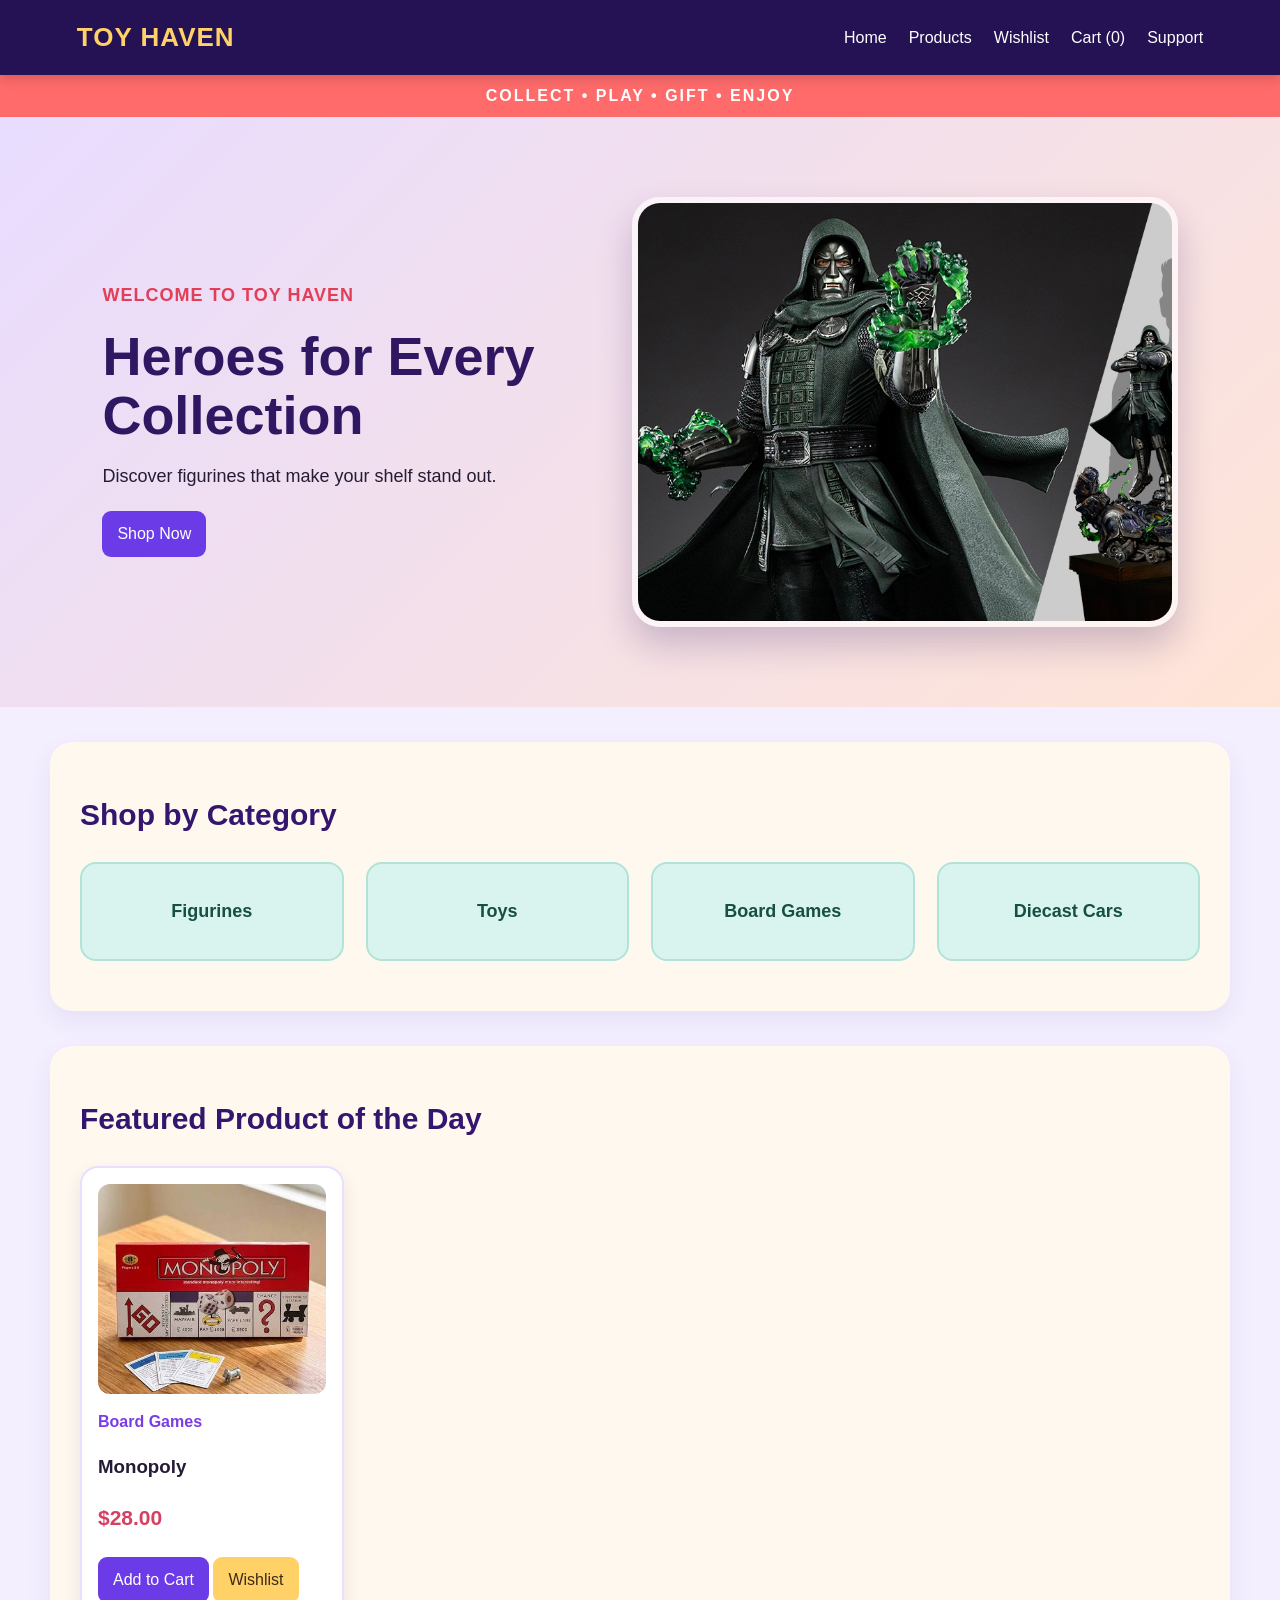
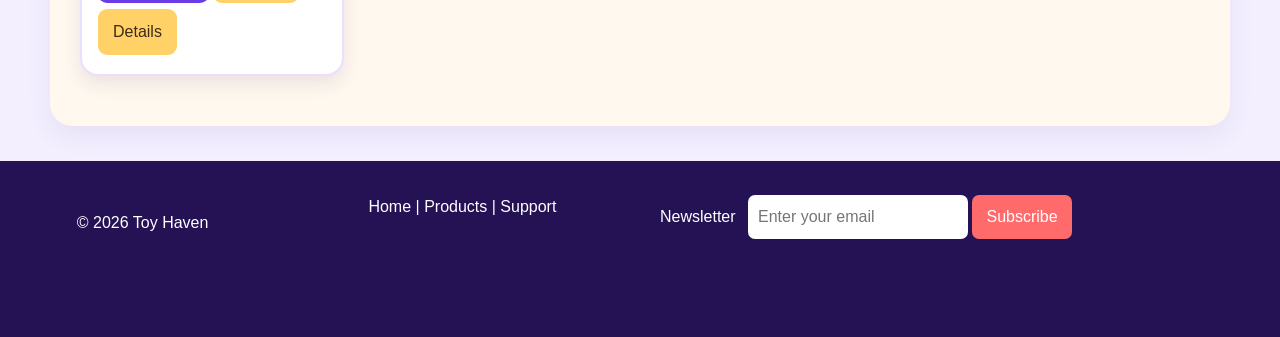
<file: index.html>
<!DOCTYPE html>
<!--
  HOME PAGE - index.html
  Purpose: This is the first page users see when they open the website.
  Website area: Header, rotating hero banner, product categories, featured product, footer and newsletter.
-->
<html lang="en">
<head>
  <!-- Allows normal letters, symbols and characters to display correctly. -->
  <meta charset="UTF-8">

  <!-- Makes the page resize properly on phones, tablets and desktops. -->
  <meta name="viewport" content="width=device-width, initial-scale=1.0">

  <!-- Short description used by browsers and search engines. -->
  <meta name="description" content="Toy Haven online toy shop">

  <!-- Text shown on the browser tab. -->
  <title>Toy Haven | Home</title>

  <!-- Small icon shown on the browser tab. -->
  <link rel="icon" href="icons/icon.svg">

  <!-- Connects the page to the PWA settings file. -->
  <link rel="manifest" href="manifest.json">

  <!-- Loads the main CSS file that controls the website design. -->
  <link rel="stylesheet" href="css/style.css">
</head>
<body>
  <!--
    HEADER / NAVIGATION
    Shown at the top of every page.
    Contains the logo, mobile menu button and navigation links.
  -->
  <header class="header">
    <!-- Clicking the logo takes the user back to the Home page. -->
    <a class="logo" href="index.html">TOY HAVEN</a>

    <!-- This button is mainly visible on smaller screens and opens the mobile navigation. -->
    <button id="menuBtn" class="menu-btn" aria-label="Open menu">☰</button>

    <!-- Main website navigation links. -->
    <nav id="nav">
      <a href="index.html">Home</a>
      <a href="products.html">Products</a>
      <a href="wishlist.html">Wishlist</a>

      <!-- cartCount is changed by JavaScript to show how many items are in the cart. -->
      <a href="cart.html">Cart (<span id="cartCount">0</span>)</a>

      <a href="support.html">Support</a>
    </nav>
  </header>

  <!--
    SMALL PROMOTION BAR
    Shown directly under the navigation on the Home page.
    This is only a simple HTML block used to make the page feel more lively.
  -->
  <div class="promo-bar">COLLECT • PLAY • GIFT • ENJOY</div>

  <main>
    <!--
      HERO / MAIN BANNER
      Shown near the top of the Home page.
      JavaScript changes the heading, paragraph and image every few seconds.
    -->
    <section class="hero">
      <div>
        <p class="small-title">WELCOME TO TOY HAVEN</p>

        <!-- JavaScript updates this heading during the rotating banner. -->
        <h1 id="heroTitle">Heroes for Every Collection</h1>

        <!-- JavaScript updates this paragraph during the rotating banner. -->
        <p id="heroText">Discover figurines that make your shelf stand out.</p>

        <!-- Takes the user to the Products page. -->
        <a class="button" href="products.html">Shop Now</a>
      </div>

      <!-- JavaScript changes this image when the banner rotates. -->
      <img id="heroImage" src="images/DR doom figurine 2.jpg" alt="Toy Haven promotion">
    </section>

    <!--
      PRODUCT CATEGORIES
      Shown below the hero banner.
      Gives users quick links to the Products page.
    -->
    <section class="section">
      <h2>Shop by Category</h2>

      <div class="category-grid">
        <a href="products.html?category=Figurines">Figurines</a>
        <a href="products.html?category=Toys">Toys</a>
        <a href="products.html?category=Board Games">Board Games</a>
        <a href="products.html?category=Diecast Cars">Diecast Cars</a>
      </div>
    </section>

    <!--
      FEATURED PRODUCT OF THE DAY
      The div starts empty.
      JavaScript chooses one product using the current date and inserts a product card here.
    -->
    <section class="section">
      <h2>Featured Product of the Day</h2>
      <div id="featuredProduct" class="product-grid"></div>
    </section>
  </main>

  <!--
    FOOTER
    Contains simple links and the newsletter form.
  -->
  <footer>
    <p>© 2026 Toy Haven</p>

    <div>
      <a href="index.html">Home</a> |
      <a href="products.html">Products</a> |
      <a href="support.html">Support</a>
    </div>

    <!-- JavaScript checks the email and saves it in localStorage. -->
    <form id="newsletterForm">
      <label for="newsletterEmail">Newsletter</label>
      <input id="newsletterEmail" type="email" placeholder="Enter your email" required>
      <button type="submit">Subscribe</button>
    </form>

    <!-- JavaScript writes the successful subscription message here. -->
    <p id="newsletterMessage"></p>
  </footer>

  <!--
    JavaScript files are loaded at the bottom so the HTML is already available first.
    products.js must load before script.js because script.js uses the products array.
  -->
  <script src="js/products.js"></script>
  <script src="js/script.js"></script>
</body>
</html>
</file>
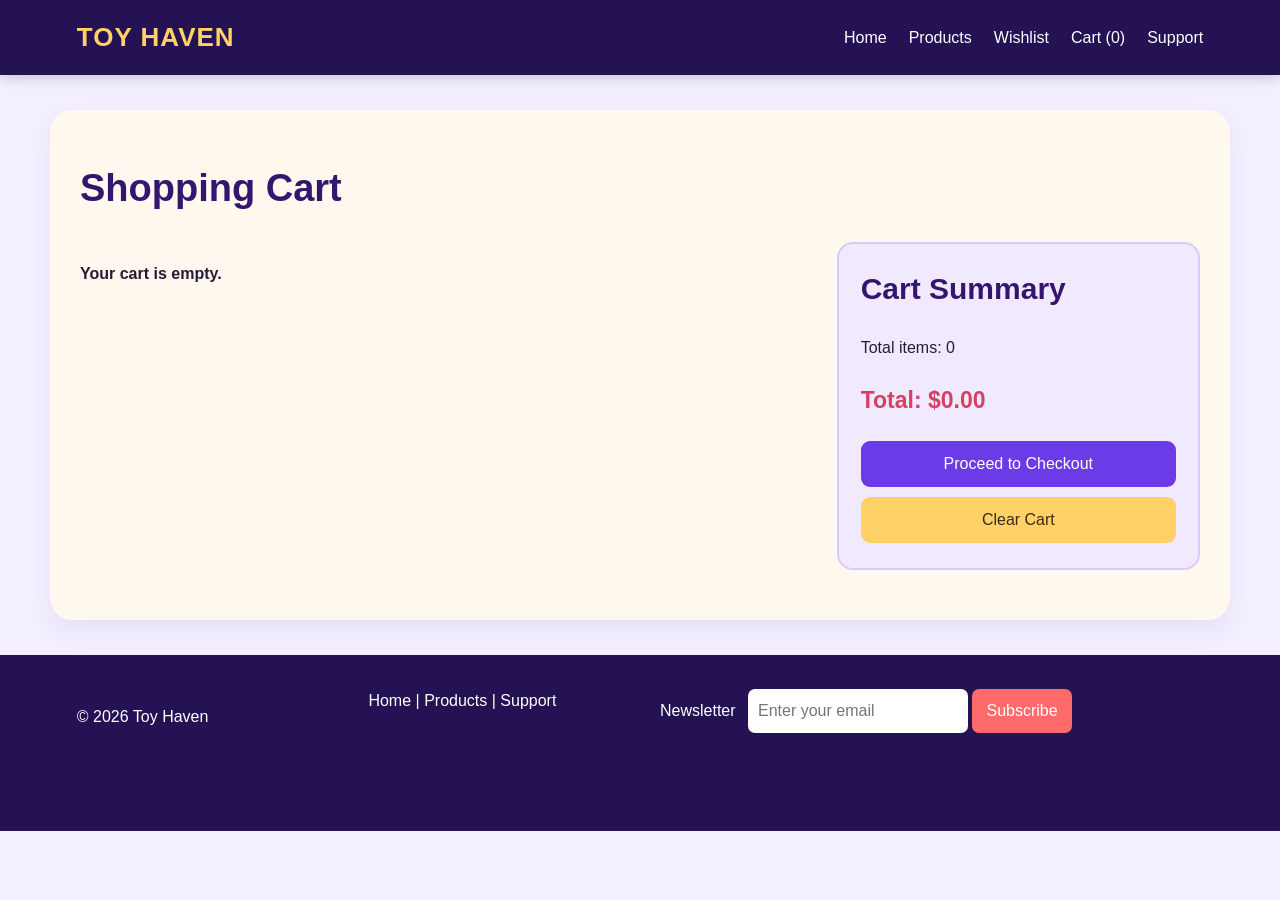
<file: cart.html>
<!DOCTYPE html>
<!--
  SHOPPING CART PAGE - cart.html
  Purpose: Shows products saved in the cart, quantity controls, item subtotal,
  total item count, total price, clear cart button and checkout button.
-->
<html lang="en">
<head>
  <!-- Basic page information and responsive setup. -->
  <meta charset="UTF-8">
  <meta name="viewport" content="width=device-width, initial-scale=1.0">
  <meta name="description" content="Toy Haven online toy shop">

  <title>Toy Haven | Cart</title>

  <!-- Favicon, PWA settings and CSS design file. -->
  <link rel="icon" href="icons/icon.svg">
  <link rel="manifest" href="manifest.json">
  <link rel="stylesheet" href="css/style.css">
</head>
<body>
  <!-- Shared top navigation. -->
  <header class="header">
    <a class="logo" href="index.html">TOY HAVEN</a>
    <button id="menuBtn" class="menu-btn" aria-label="Open menu">☰</button>

    <nav id="nav">
      <a href="index.html">Home</a>
      <a href="products.html">Products</a>
      <a href="wishlist.html">Wishlist</a>
      <a href="cart.html">Cart (<span id="cartCount">0</span>)</a>
      <a href="support.html">Support</a>
    </nav>
  </header>

  <!-- Main cart content. -->
  <main class="section">
    <h1>Shopping Cart</h1>

    <!-- Two-column layout on larger screens: cart items + cart summary. -->
    <div class="cart-layout">
      <!-- JavaScript creates the saved cart product rows inside this div. -->
      <div id="cartItems"></div>

      <!-- Summary box shown on the right on desktop and below on smaller screens. -->
      <aside class="summary">
        <h2>Cart Summary</h2>

        <!-- JavaScript updates this number after products or quantities change. -->
        <p>Total items: <span id="totalItems">0</span></p>

        <!-- JavaScript calculates and writes the final cart total here. -->
        <p class="total">Total: $<span id="cartTotal">0.00</span></p>

        <!-- Goes to the checkout page. -->
        <a class="button block" href="checkout.html">Proceed to Checkout</a>

        <!-- JavaScript asks for confirmation and then clears localStorage cart data. -->
        <button id="clearCart" class="button light block">Clear Cart</button>
      </aside>
    </div>
  </main>

  <!-- Shared footer. -->
  <footer>
    <p>© 2026 Toy Haven</p>

    <div>
      <a href="index.html">Home</a> |
      <a href="products.html">Products</a> |
      <a href="support.html">Support</a>
    </div>

    <form id="newsletterForm">
      <label for="newsletterEmail">Newsletter</label>
      <input id="newsletterEmail" type="email" placeholder="Enter your email" required>
      <button type="submit">Subscribe</button>
    </form>

    <p id="newsletterMessage"></p>
  </footer>

  <!-- Product data first, main functionality second. -->
  <script src="js/products.js"></script>
  <script src="js/script.js"></script>
</body>
</html>
</file>
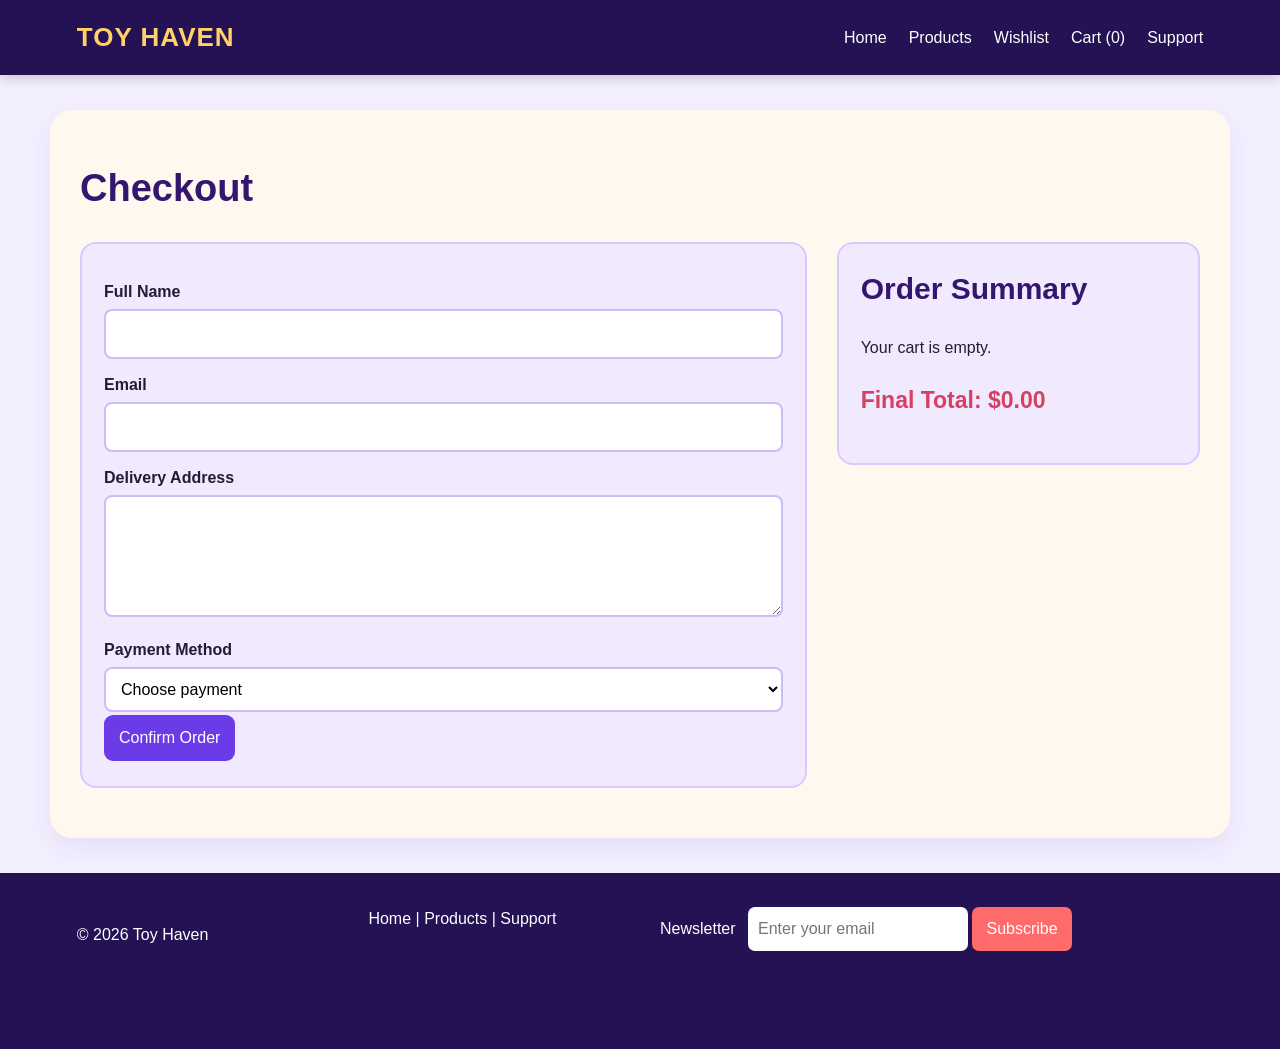
<file: checkout.html>
<!DOCTYPE html>
<!--
  CHECKOUT PAGE - checkout.html
  Purpose: Collects customer details, shows the order summary, validates the form,
  saves the order and clears the cart after a successful checkout.
-->
<html lang="en">
<head>
  <!-- Basic browser and responsive settings. -->
  <meta charset="UTF-8">
  <meta name="viewport" content="width=device-width, initial-scale=1.0">
  <meta name="description" content="Toy Haven online toy shop">

  <title>Toy Haven | Checkout</title>

  <!-- Favicon, PWA settings and website design. -->
  <link rel="icon" href="icons/icon.svg">
  <link rel="manifest" href="manifest.json">
  <link rel="stylesheet" href="css/style.css">
</head>
<body>
  <!-- Shared site header and navigation. -->
  <header class="header">
    <a class="logo" href="index.html">TOY HAVEN</a>
    <button id="menuBtn" class="menu-btn" aria-label="Open menu">☰</button>

    <nav id="nav">
      <a href="index.html">Home</a>
      <a href="products.html">Products</a>
      <a href="wishlist.html">Wishlist</a>
      <a href="cart.html">Cart (<span id="cartCount">0</span>)</a>
      <a href="support.html">Support</a>
    </nav>
  </header>

  <main class="section">
    <h1>Checkout</h1>

    <!-- Two column checkout layout: form on the left, order summary on the right. -->
    <div class="checkout-layout">
      <!--
        CUSTOMER DETAILS FORM
        JavaScript checks each field when Confirm Order is pressed.
        Error messages are written in the small elements under each field.
      -->
      <form id="checkoutForm" class="form-box">
        <label for="fullName">Full Name</label>
        <input id="fullName" type="text">
        <small id="nameError"></small>

        <label for="email">Email</label>
        <input id="email" type="email">
        <small id="emailError"></small>

        <label for="address">Delivery Address</label>
        <textarea id="address" rows="4"></textarea>
        <small id="addressError"></small>

        <label for="payment">Payment Method</label>
        <select id="payment">
          <option value="">Choose payment</option>
          <option>Card</option>
          <option>Cash on Delivery</option>
        </select>
        <small id="paymentError"></small>

        <!-- Submitting this button triggers the JavaScript checkout validation. -->
        <button class="button" type="submit">Confirm Order</button>
      </form>

      <!--
        ORDER SUMMARY
        JavaScript reads the saved cart and writes each product and the final total here.
      -->
      <aside class="summary">
        <h2>Order Summary</h2>
        <div id="checkoutItems"></div>
        <p class="total">Final Total: $<span id="checkoutTotal">0.00</span></p>
      </aside>
    </div>

    <!-- JavaScript writes the successful order message here. -->
    <div id="successBox" class="success"></div>
  </main>

  <!-- Shared footer and newsletter. -->
  <footer>
    <p>© 2026 Toy Haven</p>

    <div>
      <a href="index.html">Home</a> |
      <a href="products.html">Products</a> |
      <a href="support.html">Support</a>
    </div>

    <form id="newsletterForm">
      <label for="newsletterEmail">Newsletter</label>
      <input id="newsletterEmail" type="email" placeholder="Enter your email" required>
      <button type="submit">Subscribe</button>
    </form>

    <p id="newsletterMessage"></p>
  </footer>

  <script src="js/products.js"></script>
  <script src="js/script.js"></script>
</body>
</html>
</file>
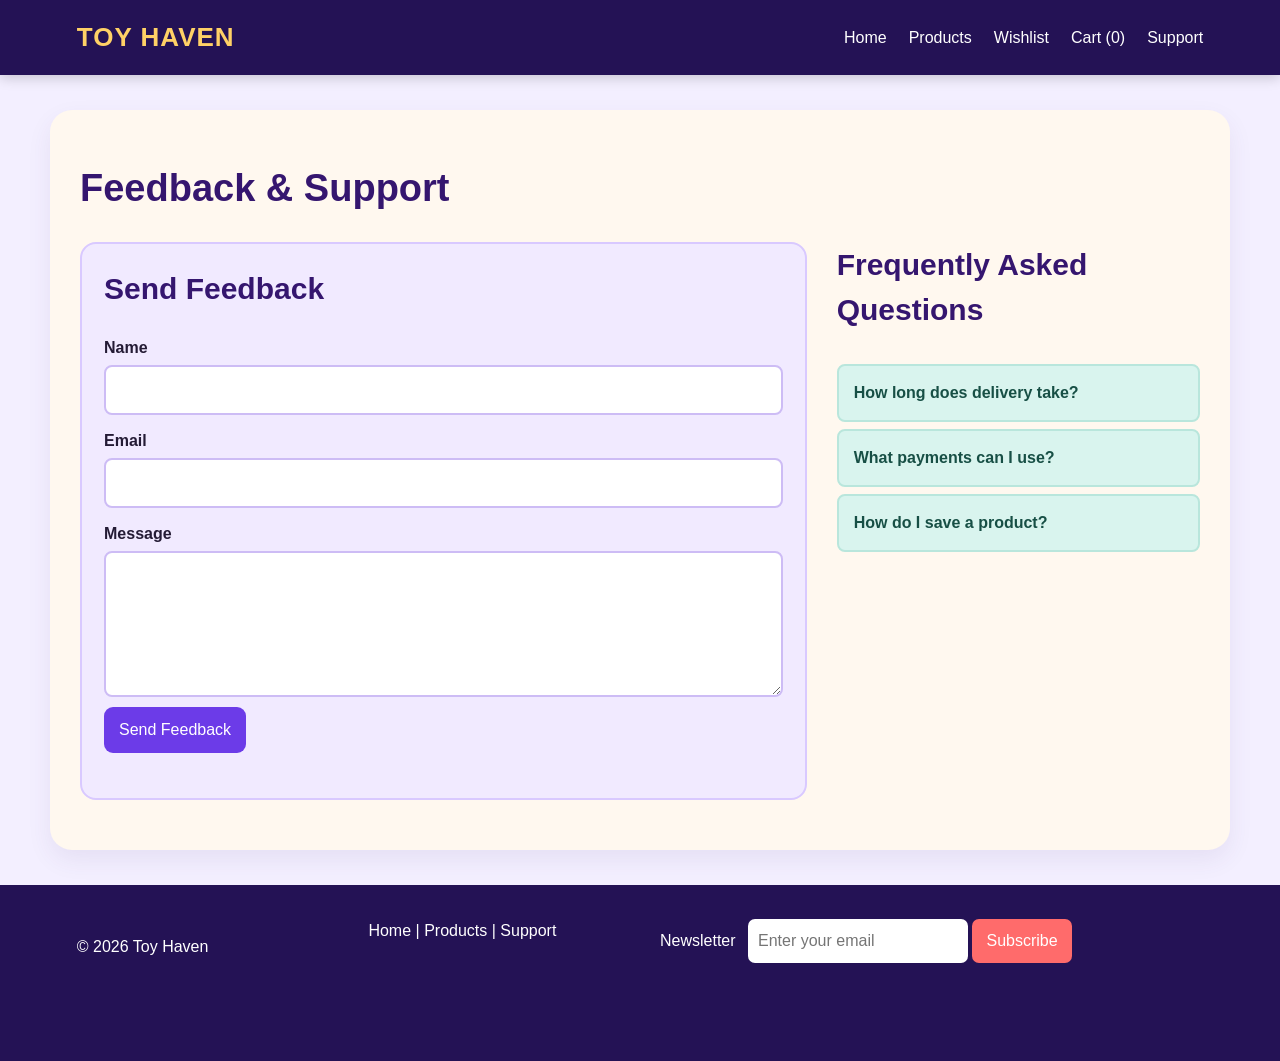
<file: support.html>
<!DOCTYPE html>
<!--
  FEEDBACK & SUPPORT PAGE - support.html
  Purpose: Lets users submit feedback and open/close FAQ answers.
-->
<html lang="en">
<head>
  <!-- Basic page information and responsive setup. -->
  <meta charset="UTF-8">
  <meta name="viewport" content="width=device-width, initial-scale=1.0">
  <meta name="description" content="Toy Haven online toy shop">

  <title>Toy Haven | Support</title>

  <!-- Shared browser icon, PWA file and CSS file. -->
  <link rel="icon" href="icons/icon.svg">
  <link rel="manifest" href="manifest.json">
  <link rel="stylesheet" href="css/style.css">
</head>
<body>
  <!-- Shared header and navigation. -->
  <header class="header">
    <a class="logo" href="index.html">TOY HAVEN</a>
    <button id="menuBtn" class="menu-btn" aria-label="Open menu">☰</button>

    <nav id="nav">
      <a href="index.html">Home</a>
      <a href="products.html">Products</a>
      <a href="wishlist.html">Wishlist</a>
      <a href="cart.html">Cart (<span id="cartCount">0</span>)</a>
      <a href="support.html">Support</a>
    </nav>
  </header>

  <main class="section">
    <h1>Feedback & Support</h1>

    <!-- Two-column layout: feedback form + FAQ. -->
    <div class="support-layout">
      <!--
        FEEDBACK FORM
        JavaScript validates these fields and saves the feedback in localStorage.
      -->
      <form id="feedbackForm" class="form-box">
        <h2>Send Feedback</h2>

        <label for="feedbackName">Name</label>
        <input id="feedbackName" type="text">
        <small id="feedbackNameError"></small>

        <label for="feedbackEmail">Email</label>
        <input id="feedbackEmail" type="email">
        <small id="feedbackEmailError"></small>

        <label for="feedbackMessage">Message</label>
        <textarea id="feedbackMessage" rows="5"></textarea>
        <small id="feedbackMessageError"></small>

        <!-- Submitting this runs the support form validation in script.js. -->
        <button class="button" type="submit">Send Feedback</button>

        <!-- Success message is written here after valid feedback is saved. -->
        <p id="feedbackSuccess" class="message"></p>
      </form>

      <!--
        FAQ ACCORDION
        JavaScript adds click events to each question.
        Clicking a question shows or hides the answer directly under it.
      -->
      <section>
        <h2>Frequently Asked Questions</h2>

        <div class="faq">
          <button class="faq-question">How long does delivery take?</button>
          <div class="faq-answer">
            <p>Delivery normally takes 3 to 5 working days.</p>
          </div>

          <button class="faq-question">What payments can I use?</button>
          <div class="faq-answer">
            <p>You can choose Card or Cash on Delivery in this demo website.</p>
          </div>

          <button class="faq-question">How do I save a product?</button>
          <div class="faq-answer">
            <p>Go to Products and press the Add to Wishlist button.</p>
          </div>
        </div>
      </section>
    </div>
  </main>

  <!-- Shared footer and newsletter form. -->
  <footer>
    <p>© 2026 Toy Haven</p>

    <div>
      <a href="index.html">Home</a> |
      <a href="products.html">Products</a> |
      <a href="support.html">Support</a>
    </div>

    <form id="newsletterForm">
      <label for="newsletterEmail">Newsletter</label>
      <input id="newsletterEmail" type="email" placeholder="Enter your email" required>
      <button type="submit">Subscribe</button>
    </form>

    <p id="newsletterMessage"></p>
  </footer>

  <script src="js/products.js"></script>
  <script src="js/script.js"></script>
</body>
</html>
</file>
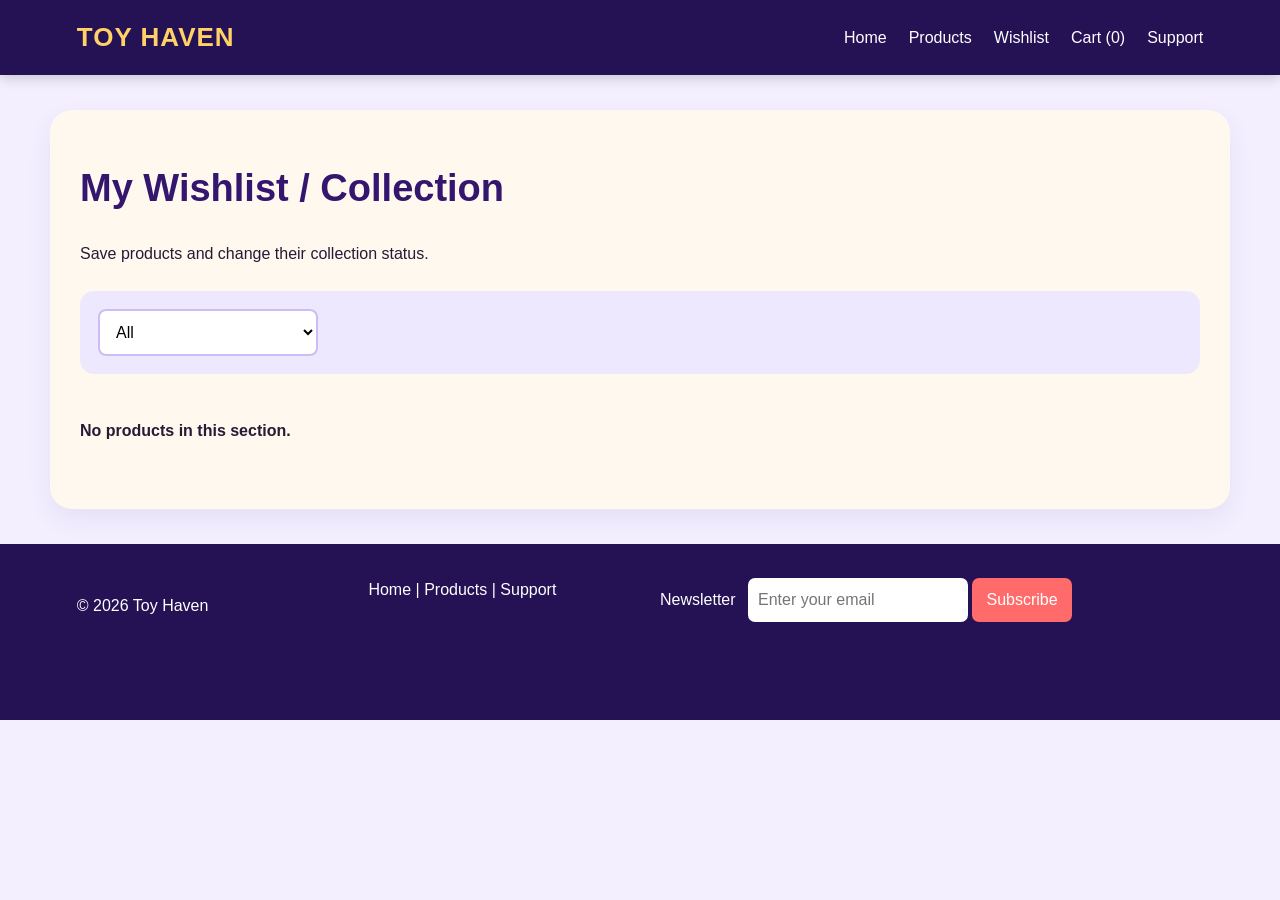
<file: wishlist.html>
<!DOCTYPE html>
<!--
  WISHLIST / COLLECTION PAGE - wishlist.html
  Purpose: Shows products saved by the user and allows each product to be marked as
  Interested, Owned or Not Interested.
-->
<html lang="en">
<head>
  <!-- Basic page setup. -->
  <meta charset="UTF-8">
  <meta name="viewport" content="width=device-width, initial-scale=1.0">
  <meta name="description" content="Toy Haven online toy shop">

  <title>Toy Haven | Wishlist</title>

  <!-- Shared website files. -->
  <link rel="icon" href="icons/icon.svg">
  <link rel="manifest" href="manifest.json">
  <link rel="stylesheet" href="css/style.css">
</head>
<body>
  <!-- Shared header and navigation. -->
  <header class="header">
    <a class="logo" href="index.html">TOY HAVEN</a>
    <button id="menuBtn" class="menu-btn" aria-label="Open menu">☰</button>

    <nav id="nav">
      <a href="index.html">Home</a>
      <a href="products.html">Products</a>
      <a href="wishlist.html">Wishlist</a>
      <a href="cart.html">Cart (<span id="cartCount">0</span>)</a>
      <a href="support.html">Support</a>
    </nav>
  </header>

  <main class="section">
    <h1>My Wishlist / Collection</h1>
    <p>Save products and change their collection status.</p>

    <!--
      WISHLIST FILTER
      JavaScript uses this dropdown to show All, Interested, Owned or Not Interested items.
    -->
    <div class="controls">
      <select id="wishlistFilter">
        <option>All</option>
        <option>Interested</option>
        <option>Owned</option>
        <option>Not Interested</option>
      </select>
    </div>

    <!-- JavaScript creates the saved wishlist product cards inside this grid. -->
    <div id="wishlistGrid" class="product-grid"></div>

    <!-- Message appears here if the selected wishlist section is empty. -->
    <p id="wishlistEmpty" class="message"></p>
  </main>

  <!-- Shared footer. -->
  <footer>
    <p>© 2026 Toy Haven</p>

    <div>
      <a href="index.html">Home</a> |
      <a href="products.html">Products</a> |
      <a href="support.html">Support</a>
    </div>

    <form id="newsletterForm">
      <label for="newsletterEmail">Newsletter</label>
      <input id="newsletterEmail" type="email" placeholder="Enter your email" required>
      <button type="submit">Subscribe</button>
    </form>

    <p id="newsletterMessage"></p>
  </footer>

  <script src="js/products.js"></script>
  <script src="js/script.js"></script>
</body>
</html>
</file>
<file: css/style.css>
/* 
   TOY HAVEN - MAIN CSS FILE
   
   Purpose:
   CSS controls how the HTML looks on the screen.
   This file is shared by all six pages so the design stays consistent.

   This updated version uses more colour, larger sections and simple
   hover/transition effects. The code is still basic and beginner-friendly.
*/


/* -------------
   1. BASIC PAGE STYLES
   These rules affect the whole website.
   ------------- */

/* The * selector means every HTML element. */
* {
  box-sizing: border-box;
}

/* Main background, font and text colour used on every page. */
body {
  margin: 0;
  font-family: Arial, sans-serif;
  color: #241b35;
  background: #f3efff;
  line-height: 1.5;
}

/* Removes the normal underline from links. */
a {
  color: inherit;
  text-decoration: none;
}

/* Keeps images inside their containers. */
img {
  max-width: 100%;
  display: block;
}

/* Makes form controls use the same font as the page. */
button,
input,
select,
textarea {
  font: inherit;
}


/* --------------
   2. HEADER AND NAVIGATION
   Shown at the top of every page.
   -------------- */

.header {
  background: #241255;              
  color: white;
  padding: 18px 6%;
  display: flex;
  align-items: center;
  justify-content: space-between;
  position: sticky;
  top: 0;
  z-index: 10;
  box-shadow: 0 3px 12px rgba(0, 0, 0, 0.18);
}

/* Website name/logo shown on the left side of the header. */
.logo {
  color: #ffd166;
  font-size: 26px;
  font-weight: bold;
  letter-spacing: 1px;
}

/* Navigation links shown on desktop. */
nav {
  display: flex;
  gap: 22px;
  align-items: center;
}

/* Simple hover colour for navigation links. */
nav a:hover {
  color: #ffd166;
}

/* Mobile hamburger button. Hidden on desktop. */
.menu-btn {
  display: none;
  border: 0;
  background: none;
  color: white;
  font-size: 28px;
  cursor: pointer;
}

/* Small colourful bar shown only on the Home page below the header. */
.promo-bar {
  background: #ff6b6b;
  color: white;
  text-align: center;
  font-weight: bold;
  letter-spacing: 2px;
  padding: 9px 15px;
}


/* ----------------
   3. HOME PAGE HERO BANNER
   Shown at the top of index.html below the header.
   ---------------- */

.hero {
  min-height: 590px;                 
  padding: 70px 8%;
  display: grid;
  grid-template-columns: 1fr 1.15fr;
  align-items: center;
  gap: 55px;

  /* A simple colourful background instead of plain white. */
  background: linear-gradient(135deg, #e8dcff, #ffe4d6);
}

/* Large heading inside the Home page hero banner. */
.hero h1 {
  font-size: 54px;
  line-height: 1.1;
  margin: 10px 0 18px;
  color: #2f1761;
}

/* Makes the hero paragraph easier to read. */
.hero p {
  font-size: 18px;
}

/* Large hero promotional image shown on the right on desktop. */
.hero img {
  width: 100%;
  height: 430px;
  object-fit: cover;
  border-radius: 28px;
  border: 6px solid rgba(255, 255, 255, 0.65);
  box-shadow: 0 18px 35px rgba(47, 23, 97, 0.22);

  /* JavaScript changes opacity during each slide transition. */
  transition: opacity 0.25s ease;
}

/* Small heading above the hero title. */
.small-title {
  color: #e23e57;
  font-weight: bold;
  letter-spacing: 1px;
}

/* Product category labels on product cards. */
.category {
  color: #7a3ce7;
  font-weight: bold;
}


/* --------------------
   4. GENERAL CONTENT SECTIONS
   Used on different pages to keep content centred and readable.
   -------------------- */

.section {
  max-width: 1180px;
  margin: 35px auto;
  padding: 50px 30px;
  background: #fff8ef;
  border-radius: 22px;
  box-shadow: 0 10px 24px rgba(71, 45, 110, 0.08);
}

/* Main headings inside normal page sections. */
.section h1,
.section h2 {
  margin-top: 0;
  color: #35166f;
}

.section h1 {
  font-size: 38px;
}

.section h2 {
  font-size: 30px;
}


/* ----------------------
   5. CATEGORY AND PRODUCT GRIDS
   Category grid: Home page.
   Product grid: Home, Products and Wishlist pages.
   ---------------------- */

.category-grid,
.product-grid {
  display: grid;
  grid-template-columns: repeat(4, 1fr);
  gap: 22px;
}

/* Home page category buttons/cards. */
.category-grid a {
  background: #d9f4ee;
  color: #174f45;
  padding: 34px 15px;
  text-align: center;
  border: 2px solid #b2e3d8;
  border-radius: 16px;
  font-weight: bold;
  font-size: 18px;
  transition: 0.2s;
}

/* Simple hover effect for category links. */
.category-grid a:hover {
  background: #bcebdd;
  transform: translateY(-4px);
}

/* Card used for products generated by JavaScript. */
.product-card {
  background: #ffffff;
  padding: 16px;
  border: 2px solid #eadfff;
  border-radius: 18px;
  box-shadow: 0 8px 18px rgba(63, 40, 100, 0.10);
  transition: 0.2s;
}

/* Moves the product card up slightly when the mouse is over it. */
.product-card:hover {
  transform: translateY(-5px);
  box-shadow: 0 12px 24px rgba(63, 40, 100, 0.16);
}

/* Product image inside each product card. */
.product-card img {
  width: 100%;
  height: 210px;
  object-fit: cover;
  border-radius: 12px;
}

/* Product name spacing. */
.product-card h3 {
  margin-bottom: 5px;
}

/* Status dropdown shown on Wishlist product cards. */
.product-card select {
  width: 100%;
  margin: 8px 0;
  padding: 8px;
}

/* Price text shown on product cards and modal. */
.price {
  font-size: 21px;
  color: #d64062;
  font-weight: bold;
}


/* ----------------------
   6. BUTTONS
   Used for Add to Cart, Wishlist, Confirm Order, etc.
   ---------------------- */

.button,
.details-btn {
  display: inline-block;
  border: 0;
  border-radius: 9px;
  padding: 11px 15px;
  background: #6c3be8;
  color: white;
  cursor: pointer;
  margin: 3px 0;
  transition: 0.2s;
}

/* Main button hover effect. */
.button:hover {
  background: #5327c7;
  transform: translateY(-2px);
}

/* Lighter button style used for Wishlist, Remove and Details buttons. */
.button.light,
.details-btn {
  background: #ffd166;
  color: #3b2b18;
}

/* Hover effect for the light buttons. */
.button.light:hover,
.details-btn:hover {
  background: #f5bd3c;
}

/* Makes a button/link fill the width of its container. */
.block {
  display: block;
  width: 100%;
  text-align: center;
  margin-top: 10px;
}


/* ----------------------
   7. SEARCH AND FILTER CONTROLS
   Shown on Products and Wishlist pages.
   ----------------------*/

.controls {
  display: flex;
  gap: 12px;
  margin: 25px 0;
  padding: 18px;
  background: #eee8ff;
  border-radius: 14px;
}

.controls input,
.controls select {
  padding: 12px;
  border: 2px solid #cdbcf5;
  border-radius: 8px;
  min-width: 220px;
  background: white;
}


/* -------------------
   8. CART, CHECKOUT AND SUPPORT LAYOUTS
   Creates two columns on desktop.
   ------------------- */

.cart-layout,
.checkout-layout,
.support-layout {
  display: grid;
  grid-template-columns: 2fr 1fr;
  gap: 30px;
}

/* Individual product row on the Cart page. */
.cart-item {
  background: #ffffff;
  border: 2px solid #eadfff;
  border-radius: 14px;
  padding: 16px;
  margin-bottom: 15px;
  display: grid;
  grid-template-columns: 150px 1fr;
  gap: 20px;
  box-shadow: 0 6px 16px rgba(63, 40, 100, 0.08);
}

/* Product image inside cart item. */
.cart-item img {
  width: 150px;
  height: 110px;
  object-fit: cover;
  border-radius: 10px;
}

/* Small + and - buttons on Cart page. */
.cart-item button {
  width: 34px;
  height: 34px;
  border: 0;
  border-radius: 7px;
  background: #ffd166;
  cursor: pointer;
}

/* Space around the quantity number between - and + buttons. */
.qty {
  padding: 0 12px;
}

/* Coloured boxes used for cart summary and form sections. */
.summary,
.form-box {
  background: #f1eaff;
  border: 2px solid #d9c9ff;
  border-radius: 16px;
  padding: 22px;
  height: fit-content;
}

/* Larger bold total price text. */
.total {
  font-size: 23px;
  color: #d64062;
  font-weight: bold;
}


/* --------------------
   9. FORMS
   Used on Checkout and Support pages.
   -------------------- */

/* Labels shown above inputs. */
.form-box label {
  display: block;
  font-weight: bold;
  margin-top: 14px;
}

/* Input, textarea and dropdown styling. */
.form-box input,
.form-box textarea,
.form-box select {
  width: 100%;
  margin-top: 5px;
  padding: 11px;
  border: 2px solid #cdbcf5;
  border-radius: 8px;
  background: white;
}

/* Error messages shown under form fields. */
.form-box small {
  color: #c62828;
}

/* Successful checkout message box. */
.success {
  margin-top: 20px;
  padding: 15px;
  background: #c8f7dc;
  border-radius: 8px;
  font-weight: bold;
}

/* Hides the success box until JavaScript puts text inside it. */
.success:empty {
  display: none;
}

/* General message style used for empty results and feedback success. */
.message {
  font-weight: bold;
  margin-top: 20px;
}


/* ---------------------
   10. FAQ ACCORDION
   Shown on Support page.
   ---------------------*/

/* FAQ question buttons. */
.faq-question {
  width: 100%;
  text-align: left;
  background: #d9f4ee;
  color: #174f45;
  border: 2px solid #b9e6dc;
  padding: 15px;
  font-weight: bold;
  cursor: pointer;
  border-radius: 8px;
  margin-top: 7px;
}

/* FAQ answers start hidden. JavaScript opens them. */
.faq-answer {
  display: none;
  background: #fff3cd;
  padding: 12px 15px;
  border-radius: 0 0 8px 8px;
}


/* -----------------------
   11. PRODUCT DETAILS POPUP / MODAL
   Shown on Products page after clicking Details.
   -----------------------*/

.modal {
  display: none;
  position: fixed;
  inset: 0;
  background: rgba(36, 18, 85, 0.72);
  align-items: center;
  justify-content: center;
  z-index: 30;
  padding: 20px;
}

/* Box shown in the middle of the modal. */
.modal-box {
  background: #fff8ef;
  max-width: 500px;
  width: 100%;
  padding: 22px;
  border-radius: 18px;
  position: relative;
  box-shadow: 0 20px 40px rgba(0, 0, 0, 0.25);
}

/* Product image inside modal. */
.modal-box img {
  max-height: 280px;
  margin: auto;
  border-radius: 12px;
}

/* X close button at top-right of modal. */
.close {
  position: absolute;
  right: 12px;
  top: 12px;
  border: 0;
  background: #ffd166;
  padding: 7px 10px;
  border-radius: 7px;
  cursor: pointer;
}


/* --------------------
   12. FOOTER
   Shown at the bottom of every page.
   --------------------- */

footer {
  background: #241255;
  color: white;
  padding: 34px 6%;
  display: grid;
  grid-template-columns: 1fr 1fr 2fr;
  gap: 20px;
  align-items: start;
  margin-top: 35px;
}

/* Footer links use a warm highlight when hovered. */
footer a:hover {
  color: #ffd166;
}

/* Newsletter email box in footer. */
footer input {
  padding: 10px;
  margin-left: 8px;
  border: 0;
  border-radius: 7px;
}

/* Newsletter subscribe button. */
footer button {
  padding: 10px 14px;
  border: 0;
  border-radius: 7px;
  background: #ff6b6b;
  color: white;
  cursor: pointer;
}


/* ------------------------------------------------------------
   13. TABLET AND MOBILE DESIGN
   These rules only run when screen width is 800px or less.
   ------------------------------------------------------------ */

@media (max-width: 800px) {

  /* Show the hamburger menu button. */
  .menu-btn {
    display: block;
  }

  /* Hide normal navigation until JavaScript adds the .show class. */
  nav {
    display: none;
    position: absolute;
    top: 70px;
    left: 0;
    right: 0;
    background: #241255;
    flex-direction: column;
    padding: 22px;
    border-top: 1px solid #4b347e;
  }

  /* JavaScript toggles this class when the hamburger button is clicked. */
  nav.show {
    display: flex;
  }

  /* Hero changes from two columns to one column on smaller screens. */
  .hero {
    grid-template-columns: 1fr;
    min-height: auto;
    padding: 48px 25px;
    gap: 30px;
  }

  /* Makes hero heading smaller on tablet/mobile. */
  .hero h1 {
    font-size: 40px;
  }

  /* Keeps the hero image large but suitable for a tablet/phone. */
  .hero img {
    height: 340px;
  }

  /* Product and category grids change from four columns to two. */
  .category-grid,
  .product-grid {
    grid-template-columns: repeat(2, 1fr);
  }

  /* Cart, checkout and support become one column. */
  .cart-layout,
  .checkout-layout,
  .support-layout {
    grid-template-columns: 1fr;
  }

  /* Footer changes to one column. */
  footer {
    grid-template-columns: 1fr;
  }
}


/* -------------------
   14. SMALL PHONE DESIGN
   These rules only run when screen width is 500px or less.
   ------------------- */

@media (max-width: 500px) {

  /* Makes the page boxes fit nicely on a small phone. */
  .section {
    margin: 18px 12px;
    padding: 32px 18px;
  }

  /* Makes the hero title fit smaller phone screens. */
  .hero h1 {
    font-size: 34px;
  }

  /* Makes the hero image shorter on a small phone. */
  .hero img {
    height: 260px;
    border-radius: 18px;
  }

  /* Product/category cards become one card per row. */
  .category-grid,
  .product-grid {
    grid-template-columns: 1fr;
  }

  /* Search box and filter dropdown stack vertically. */
  .controls {
    flex-direction: column;
  }

  .controls input,
  .controls select {
    width: 100%;
    min-width: 0;
  }

  /* Cart product image and details stack vertically. */
  .cart-item {
    grid-template-columns: 1fr;
  }

  /* Cart image takes full width on a small phone. */
  .cart-item img {
    width: 100%;
    height: auto;
  }

  /* Newsletter input and button are easier to use on phones. */
  footer input {
    margin: 8px 0;
    width: 100%;
  }

  footer button {
    width: 100%;
  }
}
</file>
